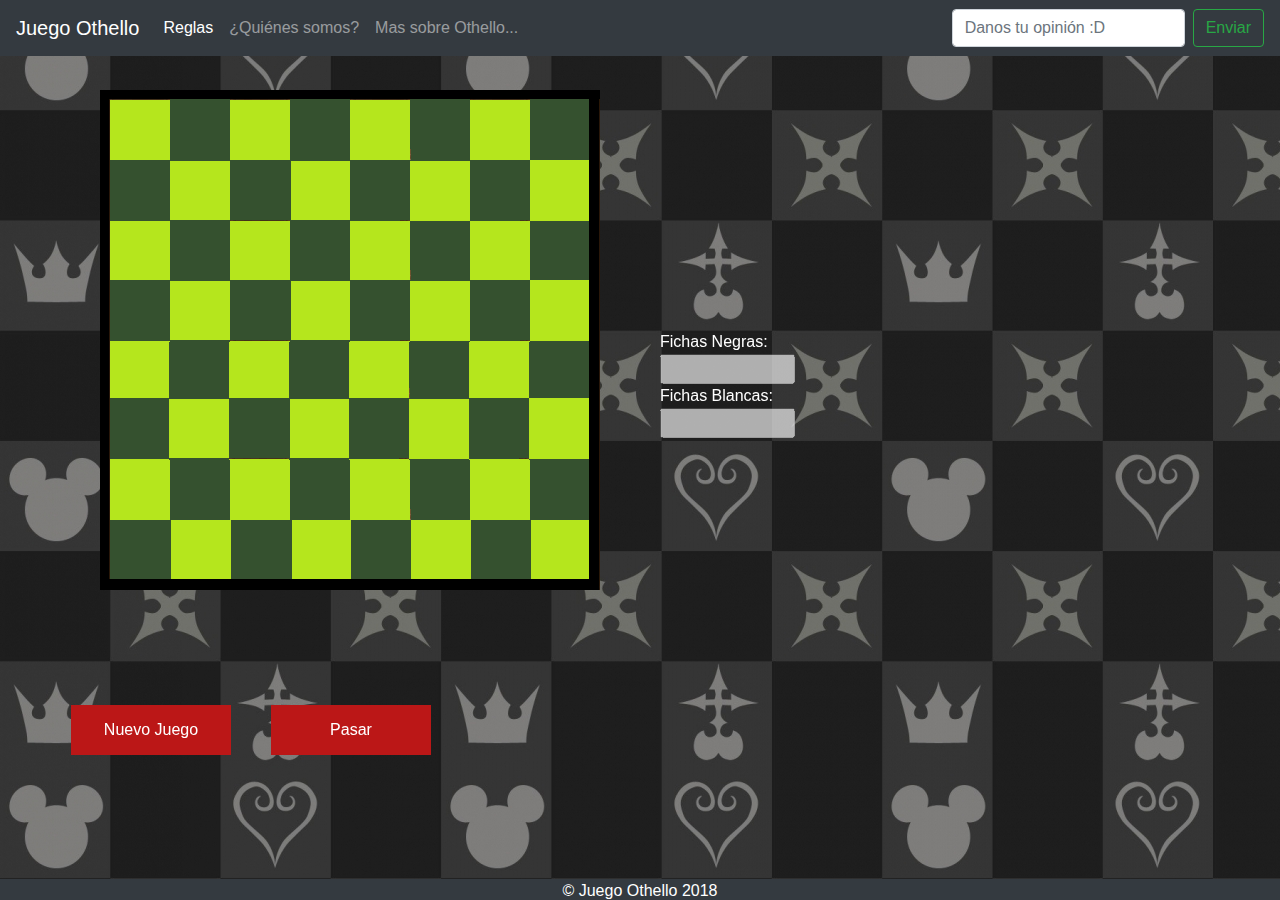
<file: index.html>
<!DOCTYPE html>
<html>

<head>
    <meta charset="utf-8" />
    <meta name="viewport" content="width=device-width, initial-scale=1">
    <title>Juego de othello</title>
    <link rel="stylesheet" type="text/css" href="./css/bootstrap.min.css">
    <link rel="stylesheet" media="screen" href="./css/main.css">
</head>

<body background="backgroundrules.jpg">
    <nav class="navbar navbar-expand-lg navbar-dark bg-dark">
        <a class="navbar-brand" href="#">Juego Othello</a>
        <button class="navbar-toggler" type="button" data-toggle="collapse" data-target="#navbarSupportedContent" aria-controls="navbarSupportedContent" aria-expanded="false" aria-label="Toggle navigation">
            <span class="navbar-toggler-icon"></span>
        </button>
        <div class="collapse navbar-collapse" id="navbarSupportedContent">
            <ul class="navbar-nav mr-auto">
                <li class="nav-item active">
                    <a class="nav-link" href="html/Reglas.html">Reglas  </a>
                </li>
                <li class="nav-item">
                    <a class="nav-link" href="html/acercaDe.html">¿Quiénes somos?</a>
                </li>
                <li class="nav-item">
                    <a class="nav-link" href="https://es.wikipedia.org/wiki/Reversi">Mas sobre Othello...</a>
                </li>
            </ul>
            <form class="form-inline my-2 my-lg-0">
                <input class="form-control mr-sm-2" type="search" placeholder="Danos tu opinión :D" aria-label="Search">
                <button class="btn btn-outline-success my-2 my-sm-0" type="submit">Enviar</button>
            </form>
        </div>
    </nav>
    <canvas id="tablero" width="500" height="500" class="tablero"></canvas>
    <div class="main">
        <div class="button-row">
            <div>
                <a title="Nuevo Juego" onclick="nuevoJuego()"></a>
            </div>
            <div>
                <a title="Pasar" onclick="pasar()"></a>
            </div>
            <div>
                <a title="Fin del Juego" onclick="finJuego()" id="btnGameOver" ></a>
            </div>

        </div>
    </div>
    <form class="contador">
        Fichas Negras: <input type="text" id="contNegras" disabled/>
        <br/>
        <!---->Fichas Blancas: <input type="text" id="contBlancas" disabled/>
    </form>

    </form>
    <!-- <label id="fnegras"> fichas negras <input type="text" name="Negras" id="cuentaNegras"/></label> -->
    <footer class="bg-dark">
        &copy; Juego Othello 2018
    </footer>
    <script src="js/app.js"></script>
    <script src="js/jquery-3.3.1.min.js"></script>
    <script src="js/bootstrap.min.js"></script>
</body>

</html>
</file>
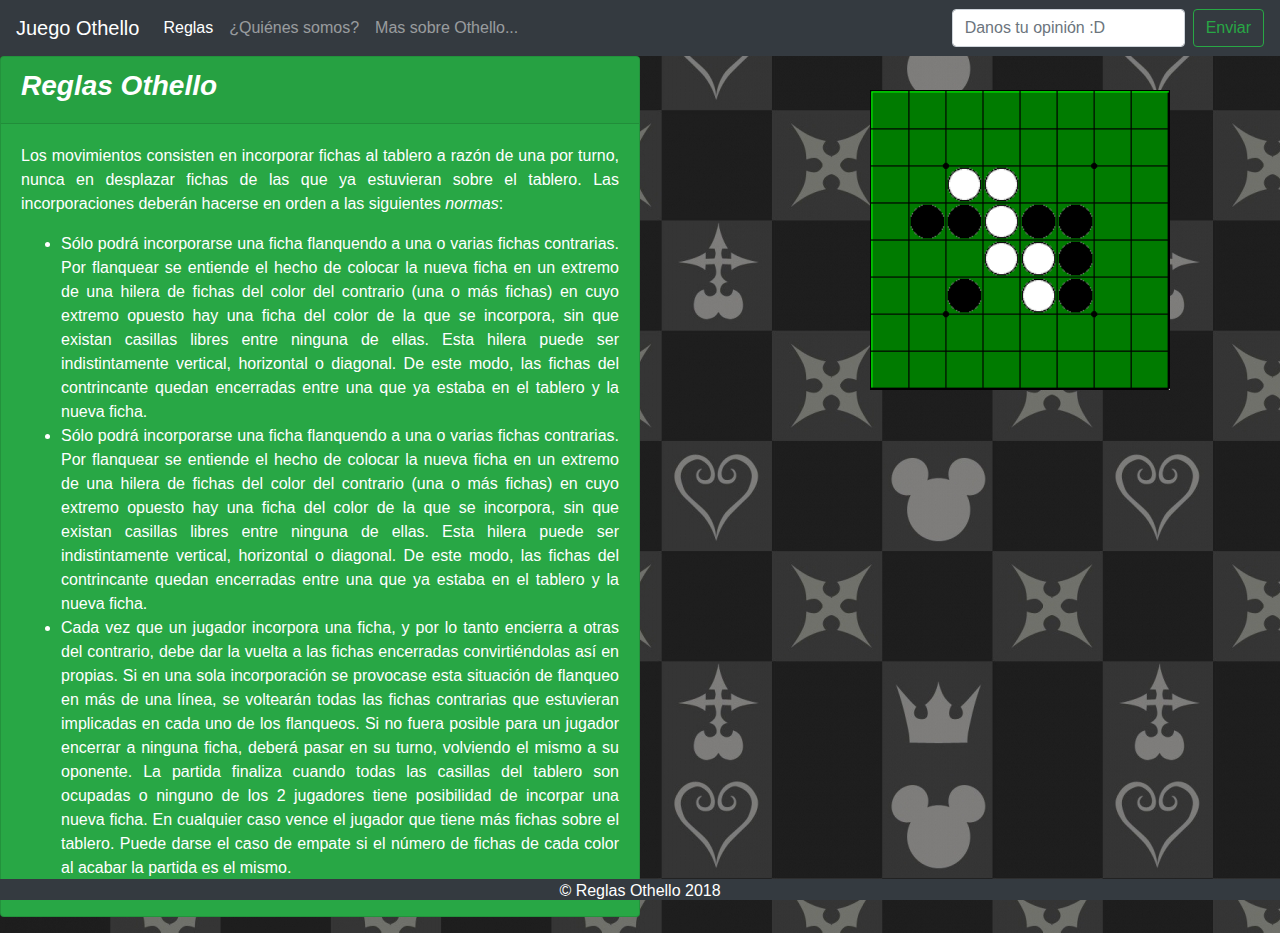
<file: html/Reglas.html>
<!DOCTYPE html>
<html>

<head>
    <meta charset="utf-8" />
    <meta name="viewport" content="width=device-width, initial-scale=1">
    <title>Reglas del juego</title>
    <link rel="stylesheet" type="text/css" href="../css/bootstrap.min.css">
    <link rel="stylesheet" media="screen" href="../css/Rules.css">
</head>

<body background="../backgroundrules.jpg">
    <nav class="navbar navbar-expand-lg navbar-dark bg-dark">
        <a class="navbar-brand" href="../index.html">Juego Othello</a>
        <button class="navbar-toggler" type="button" data-toggle="collapse" data-target="#navbarSupportedContent" aria-controls="navbarSupportedContent" aria-expanded="false" aria-label="Toggle navigation">
            <span class="navbar-toggler-icon"></span>
        </button>
        <div class="collapse navbar-collapse" id="navbarSupportedContent">
            <ul class="navbar-nav mr-auto">
                <li class="nav-item active">
                    <a class="nav-link" href="Reglas.html">Reglas  </a>
                </li>
                <li class="nav-item">
                    <a class="nav-link" href="acercaDe.html">¿Quiénes somos?</a>
                </li>
                <li class="nav-item">
                    <a class="nav-link" href="https://es.wikipedia.org/wiki/Reversi">Mas sobre Othello...</a>
                </li>
            </ul>
            <form class="form-inline my-2 my-lg-0">
                <input class="form-control mr-sm-2" type="search" placeholder="Danos tu opinión :D" aria-label="Search">
                <button class="btn btn-outline-success my-2 my-sm-0" type="submit">Enviar</button>
            </form>
        </div>
    </nav>
    <div class="card text-white bg-success mb-3 div1" style="width: 50%">
        <div class="card-header">
            <h3><i><b>Reglas Othello</b></i></h3>
        </div>
        <div class="card-body">
            <p class="card-text pReglas">
                Los movimientos consisten en incorporar fichas al tablero a razón de una por turno,
                <!--SEPARADOR-->
                nunca en desplazar fichas de las que ya estuvieran sobre el tablero. Las incorporaciones
                <!--SEPARADOR-->
                deberán hacerse en orden a las siguientes <i>normas</i>:
                <ul>
                    <li>
                        Sólo podrá incorporarse una ficha flanquendo a una o varias fichas contrarias.
                        <!--SEPARADOR-->
                        Por flanquear se entiende el hecho de colocar la nueva ficha en un extremo de una hilera de
                        <!--SEPARADOR-->
                        fichas del color del contrario (una o más fichas) en cuyo extremo opuesto hay una ficha del color de la que se incorpora, sin que existan casillas libres entre ninguna de ellas.
                        <!--SEPARADOR-->
                        Esta hilera puede ser indistintamente vertical, horizontal o diagonal. De este modo, las
                        <!--SEPARADOR-->
                        fichas del contrincante quedan encerradas entre una que ya estaba en el tablero y la nueva ficha.
                    </li>
                    <li>
                        Sólo podrá incorporarse una ficha flanquendo a una o varias fichas contrarias.
                        <!--SEPARADOR-->
                        Por flanquear se entiende el hecho de colocar la nueva ficha en un extremo
                        <!--SEPARADOR-->
                        de una hilera de fichas del color del contrario (una o más fichas)
                        <!--SEPARADOR-->
                        en cuyo extremo opuesto hay una ficha del color de la que se incorpora, sin
                        <!--SEPARADOR-->
                        que existan casillas libres entre ninguna de ellas. Esta hilera puede
                        <!--SEPARADOR-->
                        ser indistintamente vertical, horizontal o diagonal. De este modo, las fichas
                        <!--SEPARADOR-->
                        del contrincante quedan encerradas entre una que ya estaba en el tablero y la nueva ficha.
                    </li>
                    <li>
                        Cada vez que un jugador incorpora una ficha, y por lo tanto encierra a otras del
                        <!--SEPARADOR-->
                        contrario, debe dar la vuelta a las fichas encerradas convirtiéndolas así en propias.
                        <!--SEPARADOR-->
                        Si en una sola incorporación se provocase esta situación de flanqueo en más de una línea,
                        <!--SEPARADOR-->
                        se voltearán todas las fichas contrarias que estuvieran implicadas en cada uno de los flanqueos.
                        <!--SEPARADOR-->
                        Si no fuera posible para un jugador encerrar a ninguna ficha, deberá pasar en su turno,
                        <!--SEPARADOR-->
                        volviendo el mismo a su oponente.
                        <!--SEPARADOR-->
                        La partida finaliza cuando todas las casillas del tablero son ocupadas o ninguno de los 2 jugadores
                        <!--SEPARADOR-->
                        tiene posibilidad de incorpar una nueva ficha.
                        <!--SEPARADOR-->
                        En cualquier caso vence el jugador que tiene más fichas sobre el tablero.
                        <!--SEPARADOR-->
                        Puede darse el caso de empate si el número de fichas de cada color al acabar la partida es el mismo.
                    </li>
                </ul>
        </div>
    </div>
    <div class="contenedorLateral" align="center">
        <img class="g" src="../imagenes/reversi0.gif" alt="Othello" height="300" width="300">
    </div>
    <footer class="bg-dark">
        &copy; Reglas Othello 2018
    </footer>
</body>
<!-- <script src="..js/jquery-3.3.1.min.js"></script>
<script src="..js/bootstrap.min.js"></script> -->

</html>
</file>
<file: css/main.css>
footer {
    color: white;
    position: fixed;
    bottom: 0px;
    width: 100%;
    text-align: center;
    height: 21px;
}

#contNegras {
    width: 135px;
    text-align: center;
}

#contBlancas {
    width: 135px;
    text-align: center;
}

.contador {
    position: fixed;
    top: 330px;
    left: 660px;
    width: 150px;
    color: white;
}

.tablero {
    position: fixed;
    top: 90px;
    left: 100px;
}

body {
    width: 100%;
    height: 100%;
    font-family: "Oswald", Helvetica, Arial, sans-serif;
    font-weight: 300;
    padding: 0;
    margin: 0;
}

.button-row {
    display: -webkit-inline-box;
    display: -moz-inline-box;
    display: inline-box;
    display: -webkit-inline-flex;
    display: -moz-inline-flex;
    display: -ms-inline-flexbox;
    display: inline-flex;
}

.button-row>div {
    position: relative;
    width: 160px;
    height: 50px;
    margin: 0 20px;
    -webkit-perspective: 1000px;
    -moz-perspective: 1000px;
    perspective: 1000px;
    left: 0px;
}

.button-row>div>a {
    margin: 0;
    padding: 0;
    width: 100%;
    height: 100%;
    position: absolute;
    -webkit-transform-style: preserve-3d;
    -moz-transform-style: preserve-3d;
    -ms-transform-style: preserve-3d;
    -o-transform-style: preserve-3d;
    transform-style: preserve-3d;
    -webkit-transform: translateZ(-25px);
    -moz-transform: translateZ(-25px);
    -ms-transform: translateZ(-25px);
    -o-transform: translateZ(-25px);
    transform: translateZ(-25px);
    -webkit-transition: -webkit-transform 0.55s;
    -moz-transition: -moz-transform 0.55s;
    transition: transform 0.55s;
}

.button-row>div>a::before,
.button-row>div>a::after {
    justify-content: center;
    align-items: center;
    margin: 0;
    width: 160px;
    height: 50px;
    position: absolute;
    border: 5px solid rgb(187, 23, 23);
    box-sizing: border-box;
    content: attr(title);
    display: -webkit-box;
    display: -moz-box;
    display: box;
    display: -webkit-flex;
    display: -moz-flex;
    display: -ms-flexbox;
    display: flex;
}

.button-row>div>a::before {
    background-color: rgb(187, 23, 23);
    color: #fff;
    -webkit-transform: rotateY(0deg) translateZ(25px);
    -moz-transform: rotateY(0deg) translateZ(25px);
    -ms-transform: rotateY(0deg) translateZ(25px);
    -o-transform: rotateY(0deg) translateZ(25px);
    transform: rotateY(0deg) translateZ(25px);
}

.button-row>div>a::after {
    background-color: #fff;
    border-color: rgb(187, 23, 23);
    color: rgb(187, 23, 23);
    -webkit-transform: rotateX(90deg) translateZ(25px);
    -moz-transform: rotateX(90deg) translateZ(25px);
    -ms-transform: rotateX(90deg) translateZ(25px);
    -o-transform: rotateX(90deg) translateZ(25px);
    transform: rotateX(90deg) translateZ(25px);
}

.button-row>div>a:hover {
    -webkit-transform: translateZ(-25px) rotateX(-90deg);
    -moz-transform: translateZ(-25px) rotateX(-90deg);
    -ms-transform: translateZ(-25px) rotateX(-90deg);
    -o-transform: translateZ(-25px) rotateX(-90deg);
    transform: translateZ(-25px) rotateX(-90deg);
}

.main {
    flex-direction: column;
    justify-content: center;
    align-items: center;
    display: -webkit-box;
    display: -moz-box;
    display: box;
    display: -webkit-flex;
    display: -moz-flex;
    display: -ms-flexbox;
    display: flex;
    position: fixed;
    top: 280px;
    left: 51px;
}

html,
body,
.main {
    height: 100%;
}
</file>
<file: css/Rules.css>
body {
    width: 100%;
    height: 100%;
    font-family: "Oswald", Helvetica, Arial, sans-serif;
    font-weight: 300;
    padding: 0;
    margin: 0;
}

.g {
    position: fixed;
    top: 90px;
    left: 870px;
}

footer {
    color: white;
    position: fixed;
    bottom: 0px;
    width: 100%;
    text-align: center;
    height: 21px;
}

.pReglas,
li {
    text-align: justify;
}

.contenedorLateral {
    position: absolute;
    top: 20px;
    right: 390px;
    width: 61px;
    color: white;
}

.cols {
    display: flex;
}

.contenedor,
.contenedorLateral {
    display: inline-block;
    height: 100%;
}
</file>
